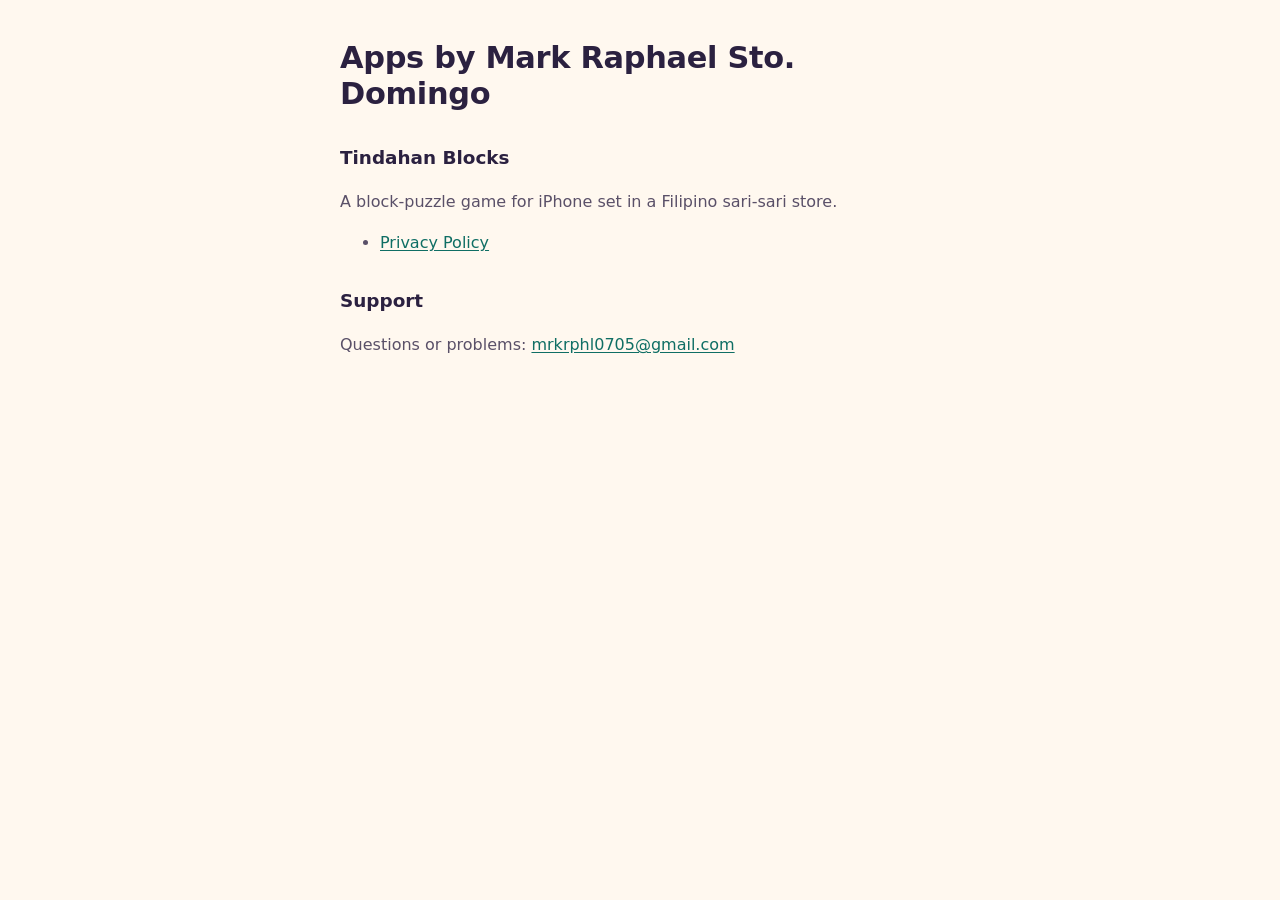
<file: index.html>
<!DOCTYPE html>
<html lang="en">
  <head>
    <meta charset="utf-8" />
    <meta name="viewport" content="width=device-width, initial-scale=1" />
    <title>Mark Raphael Sto. Domingo — Apps</title>
    <link rel="stylesheet" href="styles.css" />
  </head>
  <body>
    <main class="page">
      <h1>Apps by Mark Raphael Sto. Domingo</h1>
      <h2>Tindahan Blocks</h2>
      <p>A block-puzzle game for iPhone set in a Filipino sari-sari store.</p>
      <ul>
        <li><a href="tindahan-blocks/privacy.html">Privacy Policy</a></li>
      </ul>
      <h2>Support</h2>
      <p>Questions or problems: <a href="mailto:mrkrphl0705@gmail.com">mrkrphl0705@gmail.com</a></p>
    </main>
  </body>
</html>
</file>
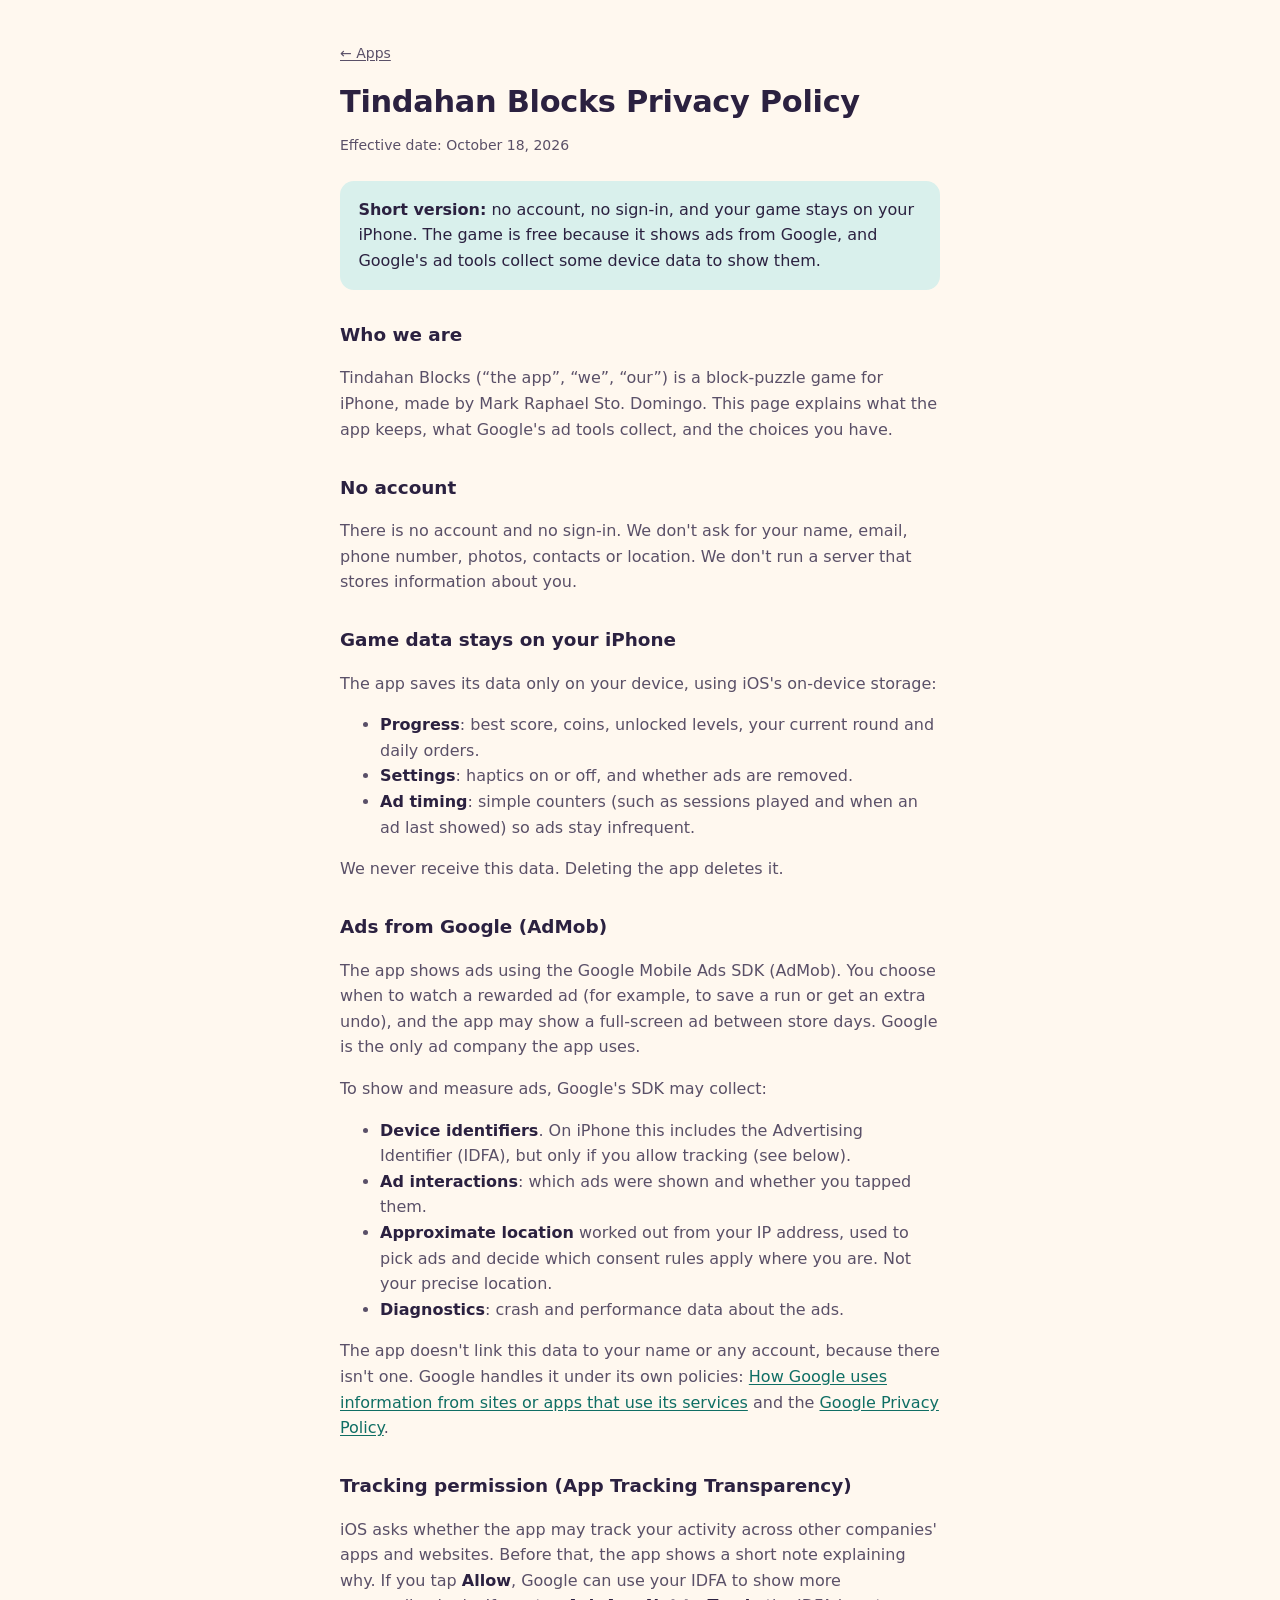
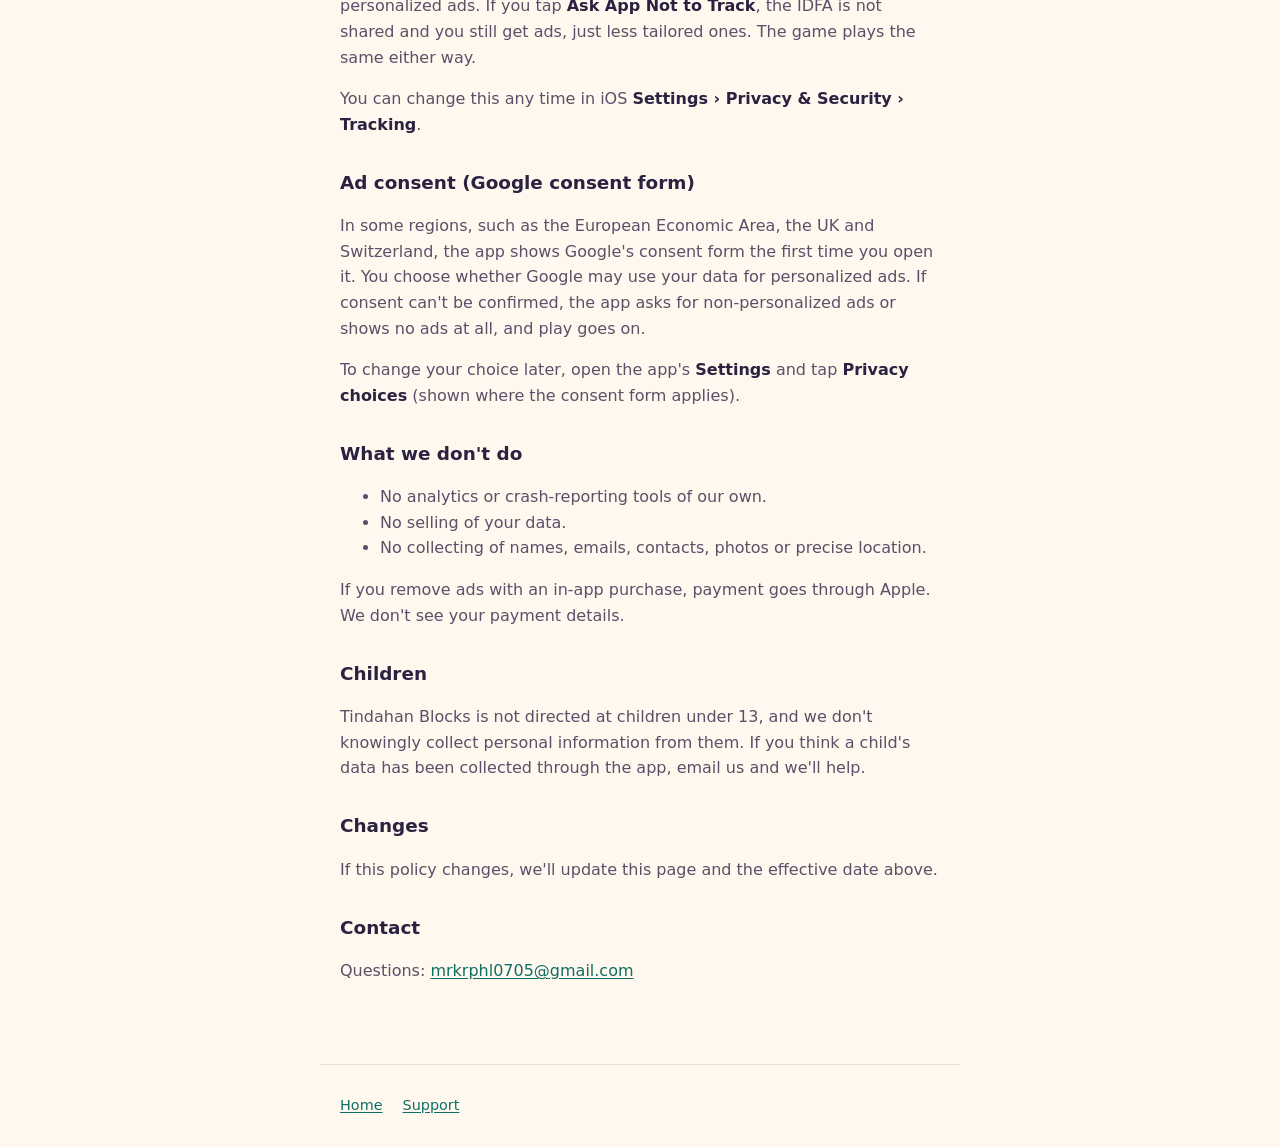
<file: tindahan-blocks/privacy.html>
<!DOCTYPE html>
<html lang="en">
  <head>
    <meta charset="utf-8" />
    <meta name="viewport" content="width=device-width, initial-scale=1" />
    <meta name="description" content="Privacy policy for Tindahan Blocks, a block-puzzle game for iPhone." />
    <title>Privacy Policy — Tindahan Blocks</title>
    <link rel="stylesheet" href="../styles.css" />
  </head>
  <body>
    <main class="page">
      <a class="back" href="../index.html">← Apps</a>
      <h1>Tindahan Blocks Privacy Policy</h1>
      <p class="updated">Effective date: October 18, 2026</p>

      <div class="summary">
        <p>
          <strong>Short version:</strong> no account, no sign-in, and your game stays on your
          iPhone. The game is free because it shows ads from Google, and Google's ad tools
          collect some device data to show them.
        </p>
      </div>

      <section>
        <h2>Who we are</h2>
        <p>
          Tindahan Blocks (“the app”, “we”, “our”) is a block-puzzle game for iPhone, made by
          Mark Raphael Sto. Domingo. This page explains what the app keeps, what Google's ad tools
          collect, and the choices you have.
        </p>
      </section>

      <section>
        <h2>No account</h2>
        <p>
          There is no account and no sign-in. We don't ask for your name, email, phone number,
          photos, contacts or location. We don't run a server that stores information about you.
        </p>
      </section>

      <section>
        <h2>Game data stays on your iPhone</h2>
        <p>The app saves its data only on your device, using iOS's on-device storage:</p>
        <ul>
          <li><strong>Progress</strong>: best score, coins, unlocked levels, your current round and daily orders.</li>
          <li><strong>Settings</strong>: haptics on or off, and whether ads are removed.</li>
          <li><strong>Ad timing</strong>: simple counters (such as sessions played and when an ad last showed) so ads stay infrequent.</li>
        </ul>
        <p>
          We never receive this data. Deleting the app deletes it.
        </p>
      </section>

      <section>
        <h2>Ads from Google (AdMob)</h2>
        <p>
          The app shows ads using the Google Mobile Ads SDK (AdMob). You choose when to watch a
          rewarded ad (for example, to save a run or get an extra undo), and the app may show a
          full-screen ad between store days. Google is the only ad company the app uses.
        </p>
        <p>To show and measure ads, Google's SDK may collect:</p>
        <ul>
          <li><strong>Device identifiers</strong>. On iPhone this includes the Advertising Identifier (IDFA), but only if you allow tracking (see below).</li>
          <li><strong>Ad interactions</strong>: which ads were shown and whether you tapped them.</li>
          <li><strong>Approximate location</strong> worked out from your IP address, used to pick ads and decide which consent rules apply where you are. Not your precise location.</li>
          <li><strong>Diagnostics</strong>: crash and performance data about the ads.</li>
        </ul>
        <p>
          The app doesn't link this data to your name or any account, because there isn't one.
          Google handles it under its own policies:
          <a href="https://policies.google.com/technologies/partner-sites">How Google uses information from sites or apps that use its services</a>
          and the <a href="https://policies.google.com/privacy">Google Privacy Policy</a>.
        </p>
      </section>

      <section>
        <h2>Tracking permission (App Tracking Transparency)</h2>
        <p>
          iOS asks whether the app may track your activity across other companies' apps and
          websites. Before that, the app shows a short note explaining why. If you tap
          <strong>Allow</strong>, Google can use your IDFA to show more personalized ads. If you tap
          <strong>Ask App Not to Track</strong>, the IDFA is not shared and you still get ads, just
          less tailored ones. The game plays the same either way.
        </p>
        <p>
          You can change this any time in iOS <strong>Settings › Privacy &amp; Security › Tracking</strong>.
        </p>
      </section>

      <section>
        <h2>Ad consent (Google consent form)</h2>
        <p>
          In some regions, such as the European Economic Area, the UK and Switzerland, the app
          shows Google's consent form the first time you open it. You choose whether Google may
          use your data for personalized ads. If consent can't be confirmed, the app asks for
          non-personalized ads or shows no ads at all, and play goes on.
        </p>
        <p>
          To change your choice later, open the app's <strong>Settings</strong> and tap
          <strong>Privacy choices</strong> (shown where the consent form applies).
        </p>
      </section>

      <section>
        <h2>What we don't do</h2>
        <ul>
          <li>No analytics or crash-reporting tools of our own.</li>
          <li>No selling of your data.</li>
          <li>No collecting of names, emails, contacts, photos or precise location.</li>
        </ul>
        <p>
          If you remove ads with an in-app purchase, payment goes through Apple. We don't see
          your payment details.
        </p>
      </section>

      <section>
        <h2>Children</h2>
        <p>
          Tindahan Blocks is not directed at children under 13, and we don't knowingly collect
          personal information from them. If you think a child's data has been collected through
          the app, email us and we'll help.
        </p>
      </section>

      <section>
        <h2>Changes</h2>
        <p>
          If this policy changes, we'll update this page and the effective date above.
        </p>
      </section>

      <section>
        <h2>Contact</h2>
        <p>Questions: <a href="mailto:mrkrphl0705@gmail.com">mrkrphl0705@gmail.com</a></p>
      </section>
    </main>
    <footer class="site-footer">
      <a href="../index.html">Home</a>
      <a href="mailto:mrkrphl0705@gmail.com">Support</a>
    </footer>
  </body>
</html>
</file>
<file: styles.css>
:root {
  --bg: #fff8ef;
  --card: #ffffff;
  --ink: #2b2140;
  --muted: #5a5068;
  --teal: #0f6e64;
  --tint: #d9f0ec;
  --rule: #eadfce;
  --max: 40rem;
  --radius: 14px;
  font-family: system-ui, -apple-system, "Segoe UI", sans-serif;
  line-height: 1.6;
}
* { box-sizing: border-box; }
body { margin: 0; background: var(--bg); color: var(--ink); }
a { color: var(--teal); text-underline-offset: 0.15em; }
a:hover { color: var(--ink); }
.page { max-width: var(--max); margin: 0 auto; padding: 2rem 1.25rem 3rem; }
.back, .updated { font-size: 0.875rem; color: var(--muted); }
.back { display: inline-block; padding: 0.6rem 0; min-height: 44px; }
h1 { font-size: 1.9rem; line-height: 1.2; margin: 0.5rem 0 0.35rem; letter-spacing: -0.01em; }
h2 { font-size: 1.15rem; margin: 1.9rem 0 0.5rem; }
p, li { color: var(--muted); }
strong { color: var(--ink); }
.summary { background: var(--tint); border-radius: var(--radius); padding: 1rem 1.15rem; margin: 1.5rem 0 0; }
.summary p { color: var(--ink); margin: 0; }
.site-footer { max-width: var(--max); margin: 1rem auto 0; padding: 1.25rem; border-top: 1px solid var(--rule); display: flex; flex-wrap: wrap; gap: 1.25rem; font-size: 0.9rem; color: var(--muted); }
.site-footer a { display: inline-block; padding: 0.6rem 0; }
</file>
